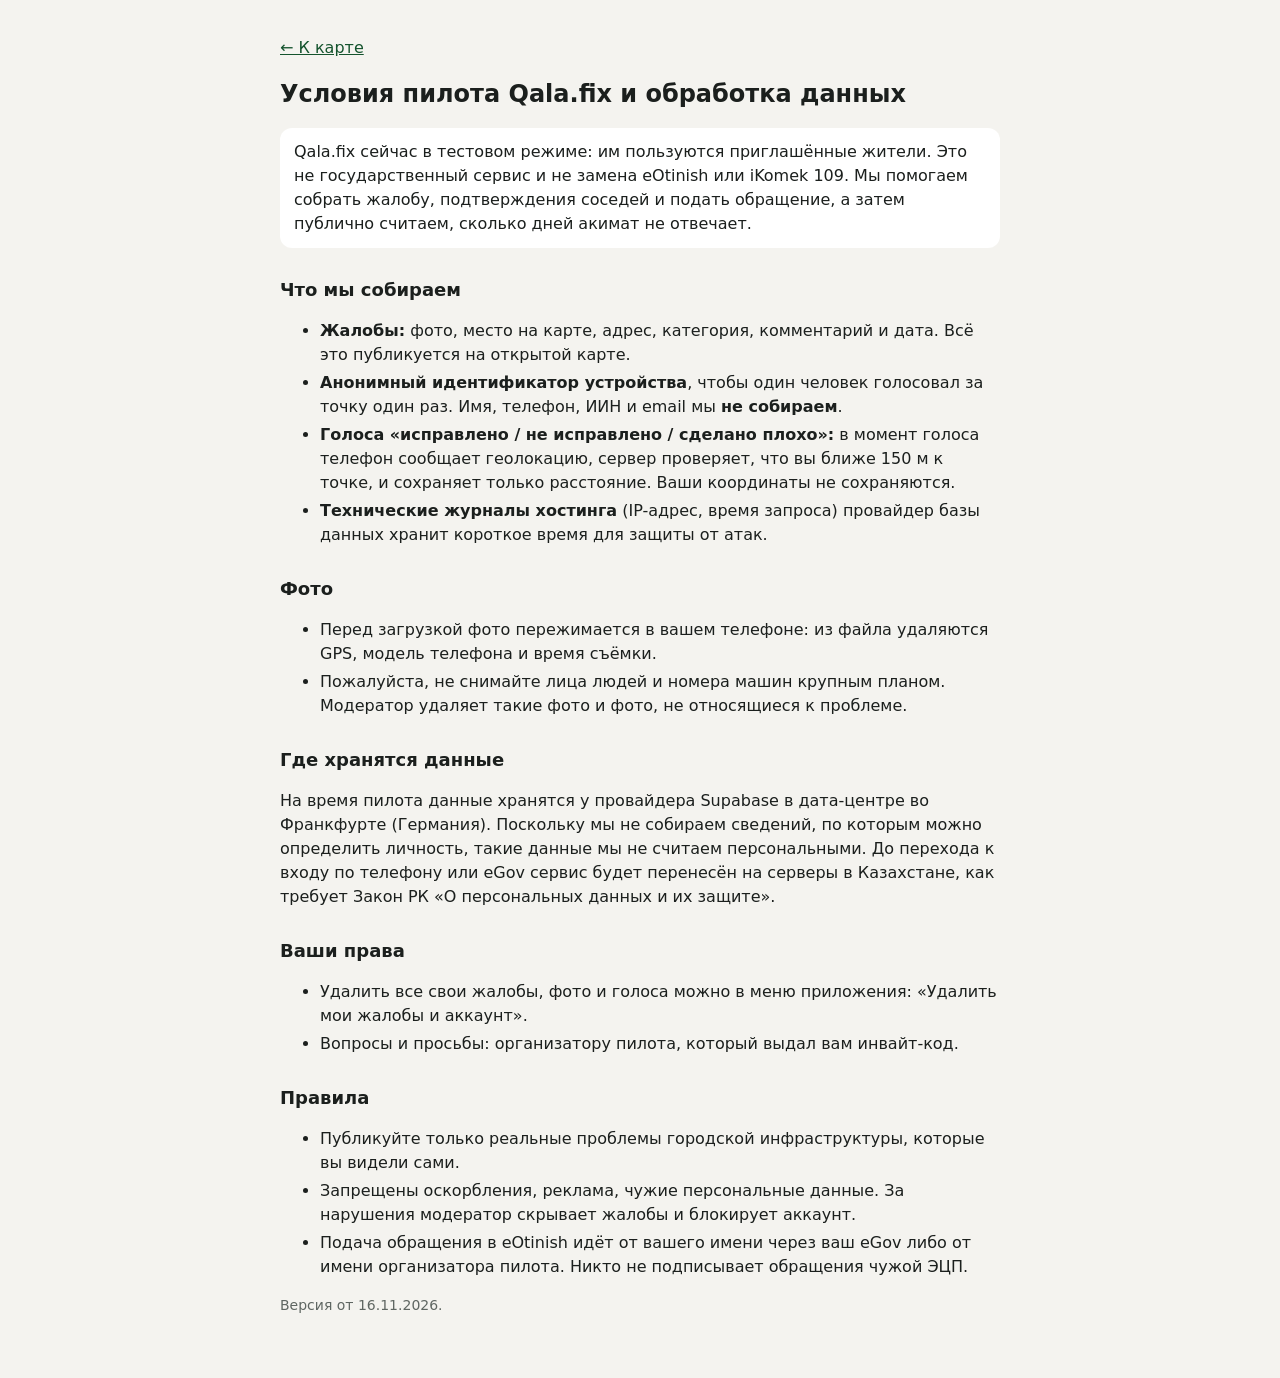
<file: app/privacy.html>
<!doctype html>
<html lang="ru">
<head>
<meta charset="utf-8">
<meta name="viewport" content="width=device-width, initial-scale=1">
<title>Условия пилота Qala.fix</title>
<link rel="icon" href="icons/icon-192.png">
<style>
  body{font-family:system-ui,-apple-system,"Segoe UI",Roboto,sans-serif;max-width:720px;margin:0 auto;padding:20px 16px 48px;line-height:1.5;color:#1b1f1d;background:#f4f3ef}
  h1{font-size:24px} h2{font-size:18px;margin-top:28px} li{margin:4px 0} a{color:#14532d}
  .note{background:#fff;border-radius:12px;padding:12px 14px}
</style>
</head>
<body>
<p><a href="./">← К карте</a></p>
<h1>Условия пилота Qala.fix и обработка данных</h1>
<p class="note">Qala.fix сейчас в тестовом режиме: им пользуются приглашённые жители. Это не государственный сервис и не замена eOtinish или iKomek 109. Мы помогаем собрать жалобу, подтверждения соседей и подать обращение, а затем публично считаем, сколько дней акимат не отвечает.</p>

<h2>Что мы собираем</h2>
<ul>
  <li><b>Жалобы:</b> фото, место на карте, адрес, категория, комментарий и дата. Всё это публикуется на открытой карте.</li>
  <li><b>Анонимный идентификатор устройства</b>, чтобы один человек голосовал за точку один раз. Имя, телефон, ИИН и email мы <b>не собираем</b>.</li>
  <li><b>Голоса «исправлено / не исправлено / сделано плохо»:</b> в момент голоса телефон сообщает геолокацию, сервер проверяет, что вы ближе 150 м к точке, и сохраняет только расстояние. Ваши координаты не сохраняются.</li>
  <li><b>Технические журналы хостинга</b> (IP-адрес, время запроса) провайдер базы данных хранит короткое время для защиты от атак.</li>
</ul>

<h2>Фото</h2>
<ul>
  <li>Перед загрузкой фото пережимается в вашем телефоне: из файла удаляются GPS, модель телефона и время съёмки.</li>
  <li>Пожалуйста, не снимайте лица людей и номера машин крупным планом. Модератор удаляет такие фото и фото, не относящиеся к проблеме.</li>
</ul>

<h2>Где хранятся данные</h2>
<p>На время пилота данные хранятся у провайдера Supabase в дата-центре во Франкфурте (Германия). Поскольку мы не собираем сведений, по которым можно определить личность, такие данные мы не считаем персональными. До перехода к входу по телефону или eGov сервис будет перенесён на серверы в Казахстане, как требует Закон РК «О персональных данных и их защите».</p>

<h2>Ваши права</h2>
<ul>
  <li>Удалить все свои жалобы, фото и голоса можно в меню приложения: «Удалить мои жалобы и аккаунт».</li>
  <li>Вопросы и просьбы: <span id="contact">организатору пилота, который выдал вам инвайт-код</span>.</li>
</ul>

<h2>Правила</h2>
<ul>
  <li>Публикуйте только реальные проблемы городской инфраструктуры, которые вы видели сами.</li>
  <li>Запрещены оскорбления, реклама, чужие персональные данные. За нарушения модератор скрывает жалобы и блокирует аккаунт.</li>
  <li>Подача обращения в eOtinish идёт от вашего имени через ваш eGov либо от имени организатора пилота. Никто не подписывает обращения чужой ЭЦП.</li>
</ul>
<p style="color:#5f6662;font-size:14px">Версия от 16.11.2026.</p>
<script src="config.js"></script>
<script>
  var c = (window.QALA_CONFIG || {}).CONTACT;
  if (c) document.getElementById("contact").textContent = c;
</script>
</body>
</html>
</file>
